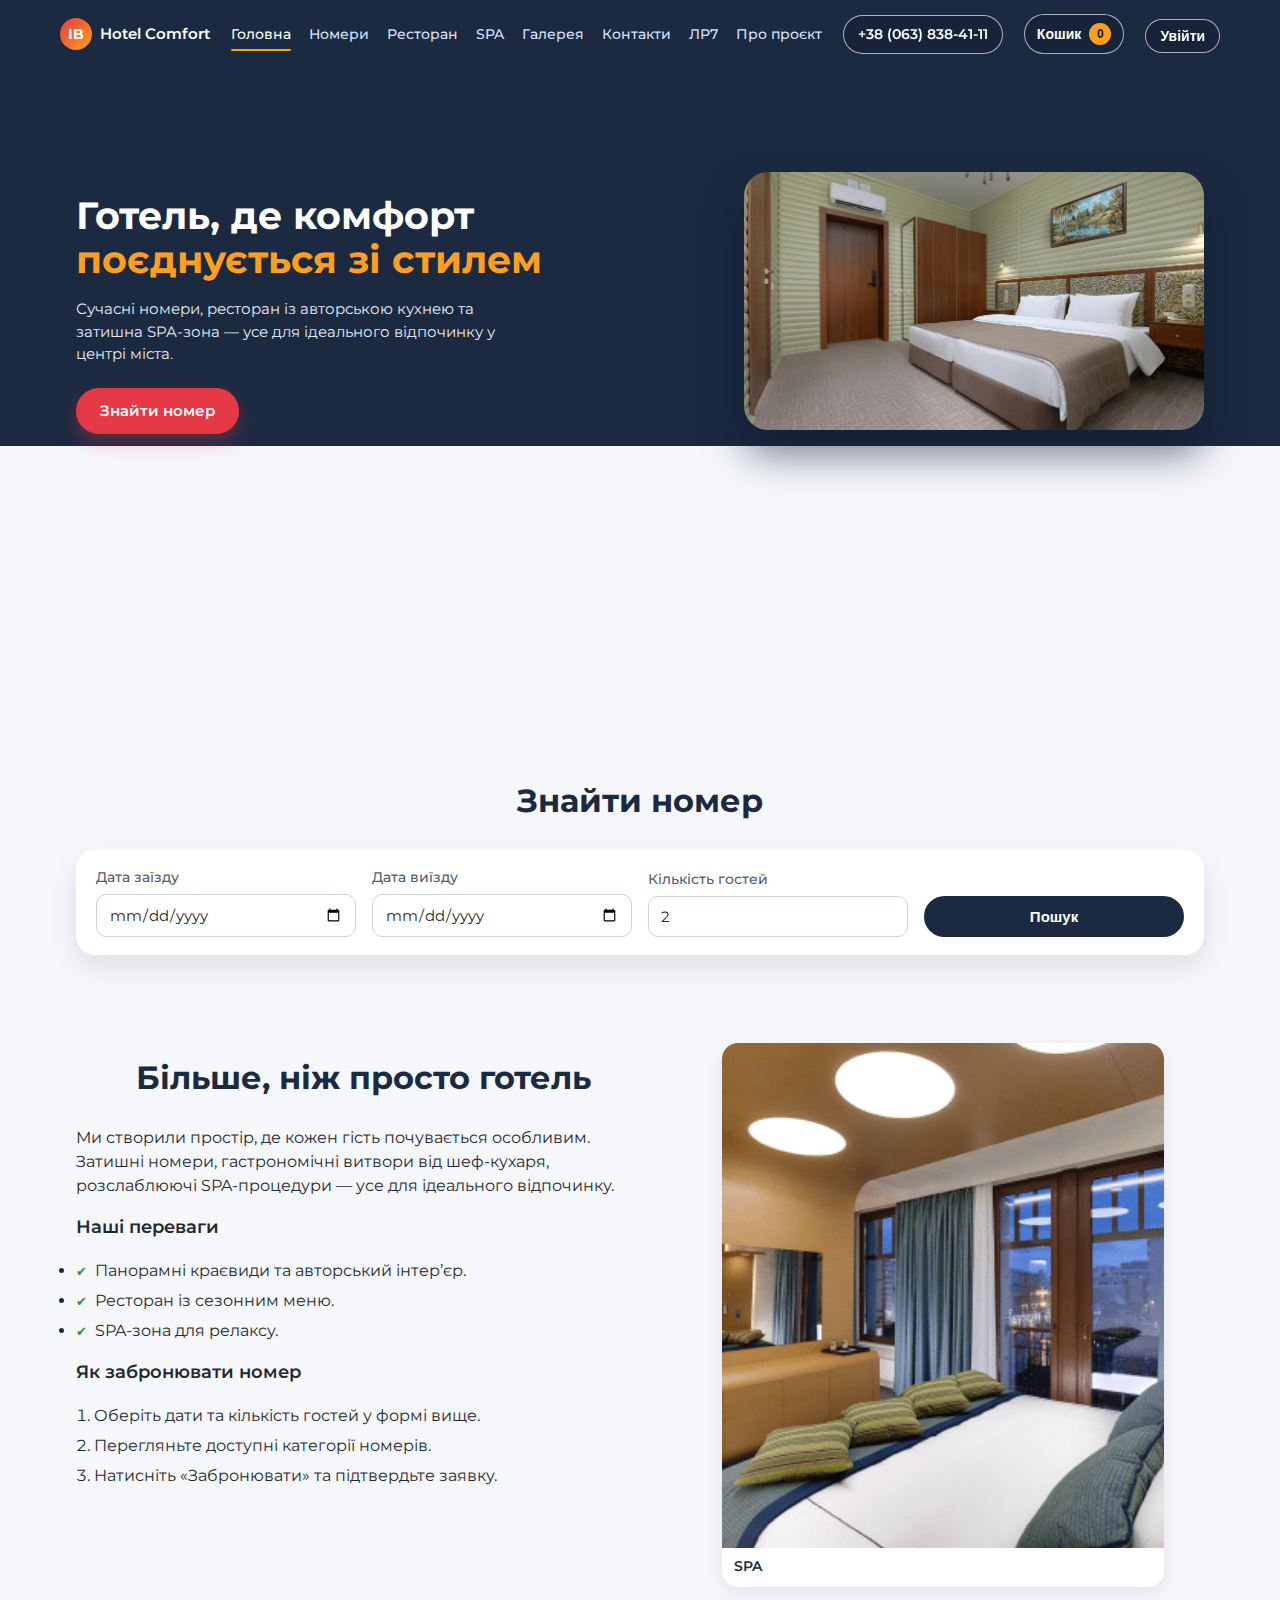
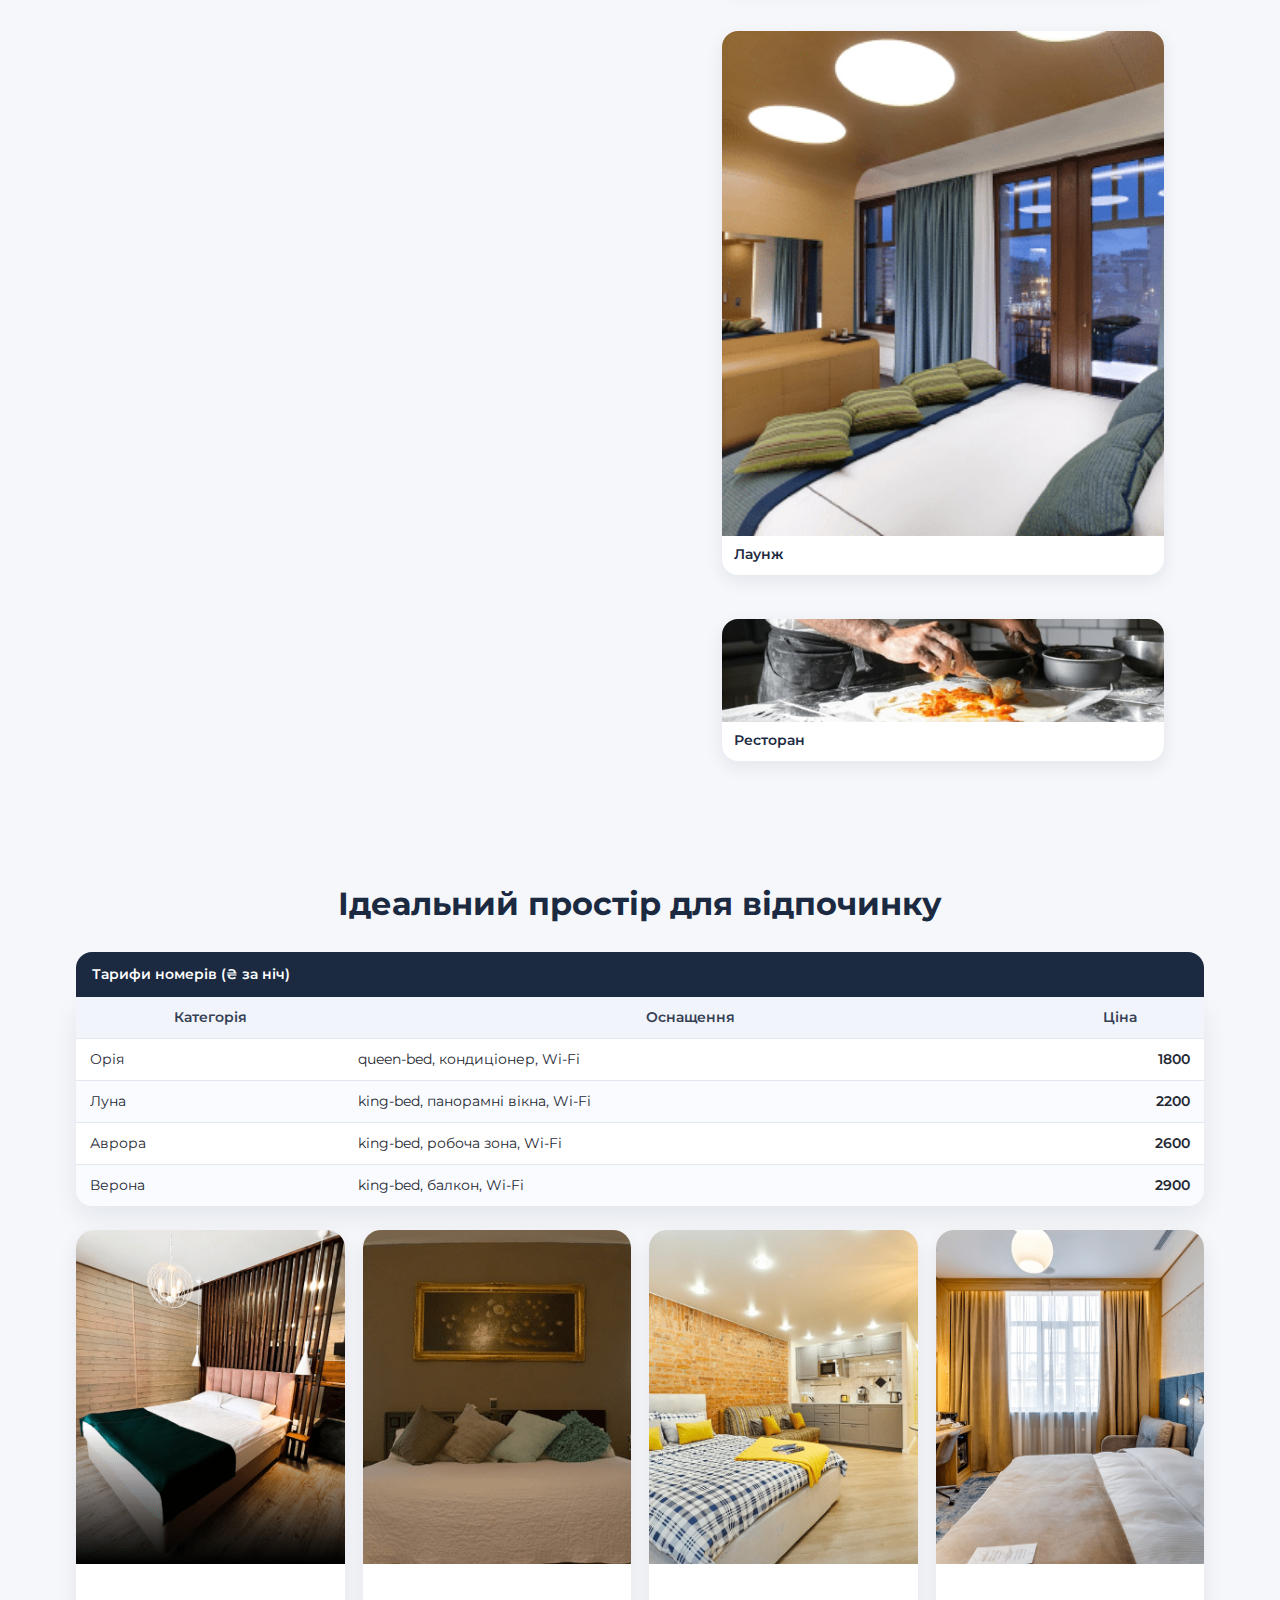
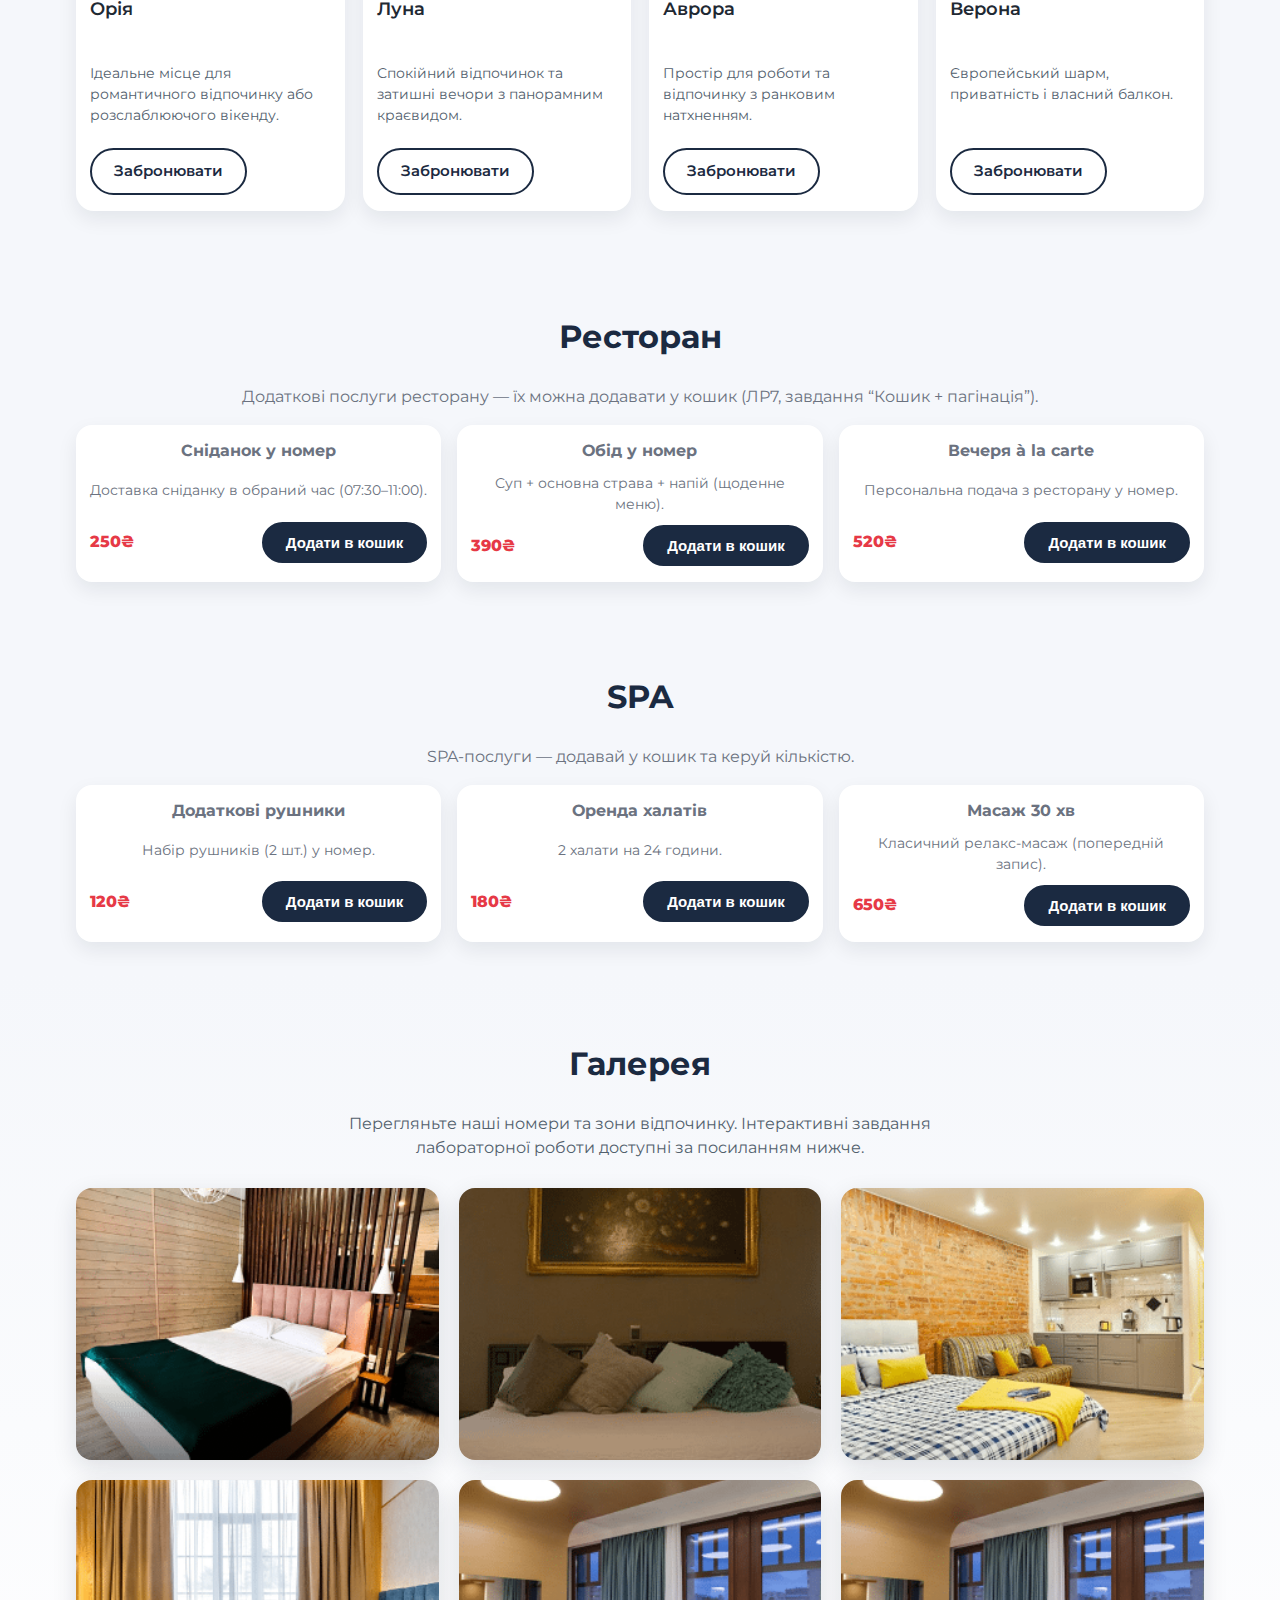
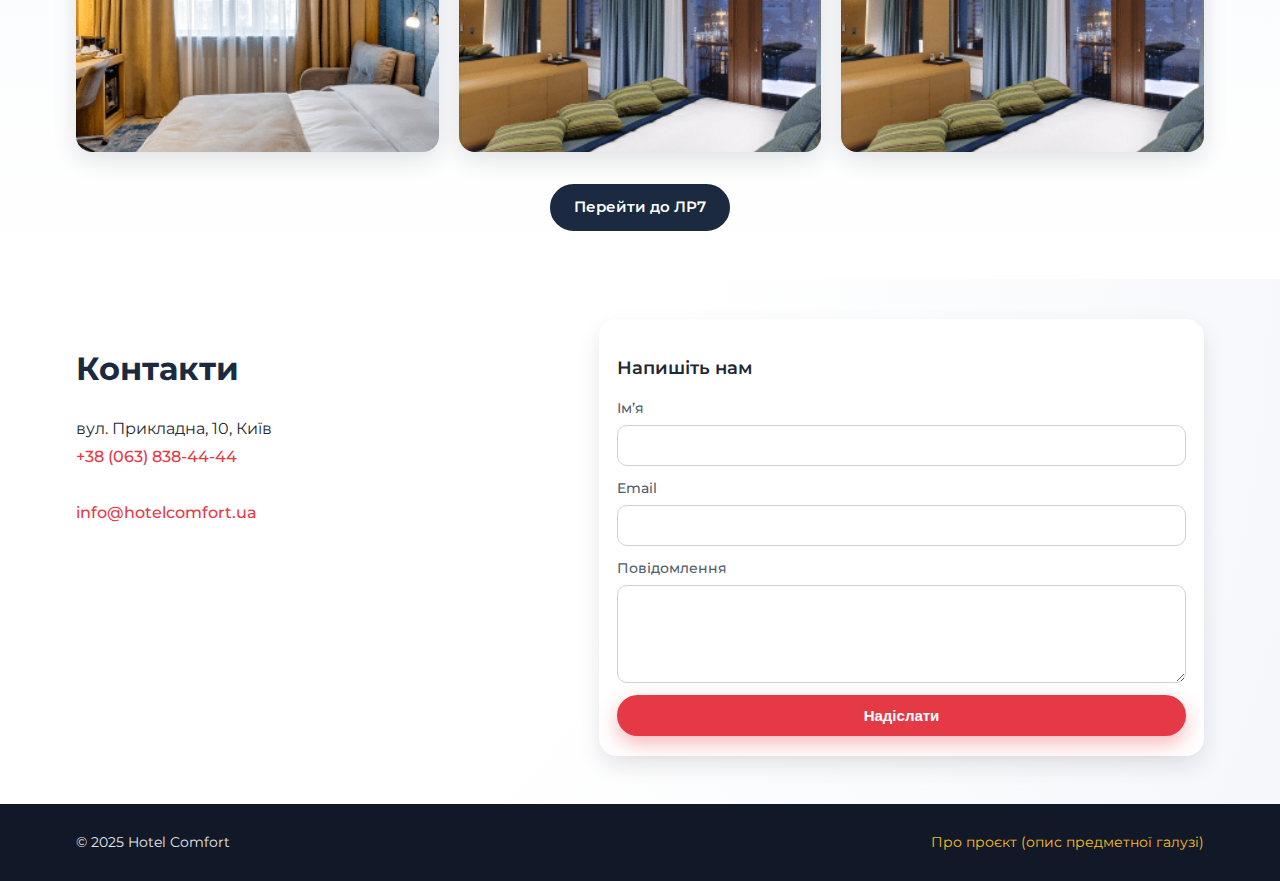
<file: index.html>
<!DOCTYPE html>
<html lang="uk">
<head>
  <meta charset="utf-8" />
  <meta name="viewport" content="width=device-width, initial-scale=1.0" />
  <title>Hotel Comfort — готель, де комфорт поєднується зі стилем</title>

  <link rel="preconnect" href="https://fonts.googleapis.com" />
  <link rel="preconnect" href="https://fonts.gstatic.com" crossorigin />
  <link href="https://fonts.googleapis.com/css2?family=Montserrat:wght@400;500;600;700&display=swap" rel="stylesheet" />

  <link rel="stylesheet" href="css/style.css" />
</head>
<body>
  <header class="header">
    <div class="container header__inner">
      <a href="index.html" class="logo" aria-label="Логотип Hotel Comfort">
        <span class="logo__mark">IB</span>
        <span class="logo__text">Hotel Comfort</span>
      </a>

      <!-- Бургер-меню для мобільної навігації -->
      <button
        class="burger"
        type="button"
        aria-label="Відкрити меню"
        aria-expanded="false"
        aria-controls="main-nav"
      >
        <span class="burger__line"></span>
        <span class="burger__line"></span>
        <span class="burger__line"></span>
      </button>

      <nav class="nav" id="main-nav" aria-label="Головна навігація">
        <ul class="nav__list">
          <li class="nav__item"><a href="#hero" class="nav__link nav__link--current">Головна</a></li>
          <li class="nav__item"><a href="#rooms" class="nav__link">Номери</a></li>
          <li class="nav__item"><a href="#restaurant" class="nav__link">Ресторан</a></li>
          <li class="nav__item"><a href="#spa" class="nav__link">SPA</a></li>
          <li class="nav__item"><a href="#gallery" class="nav__link">Галерея</a></li>
          <li class="nav__item"><a href="#contacts" class="nav__link">Контакти</a></li>
          <li class="nav__item"><a href="pages/lab7.html" class="nav__link">ЛР7</a></li>
          <li class="nav__item"><a href="pages/about.html" class="nav__link">Про проєкт</a></li>
        </ul>
      </nav>

      <a class="header__phone" href="tel:+380638384111">+38 (063) 838-41-11</a>
      <div class="header__auth-group">
        <span class="auth-user" data-auth-user hidden></span>
        <button class="header__auth" type="button" data-auth-btn>Увійти</button>
      </div>
    </div>
  </header>

  <main>
    <!-- HERO -->
    <section id="hero" class="hero">
      <div class="container hero__inner">
        <div class="hero__content">
          <h1 class="hero__title">
            Готель, де комфорт<br />
            <span>поєднується зі стилем</span>
          </h1>
          <p class="hero__subtitle">
            Сучасні номери, ресторан із авторською кухнею та затишна SPA-зона —
            усе для ідеального відпочинку у центрі міста.
          </p>
          <a href="#booking" class="btn btn--primary">Знайти номер</a>
        </div>

        <div class="hero__image-wrapper">
          <img src="public/background.png" alt="Номер готелю з великим ліжком" class="hero__image" />
        </div>
      </div>
    </section>

    <!-- ФОРМА ПОШУКУ/БРОНЮВАННЯ -->
    <section id="booking" class="booking">
      <div class="container">
        <h2 class="section-title">Знайти номер</h2>
        <form id="booking-form" class="booking__form" action="#" method="get">
          <label class="field">
            <span class="field__label">Дата заїзду</span>
            <input type="date" name="checkin" required />
          </label>
          <label class="field">
            <span class="field__label">Дата виїзду</span>
            <input type="date" name="checkout" required />
          </label>
          <label class="field">
            <span class="field__label">Кількість гостей</span>
            <input type="number" name="guests" min="1" step="1" value="2" required />
          </label>
          <button type="submit" class="btn btn--secondary">Пошук</button>
        </form>
      </div>
    </section>

    <!-- ПРО НАС + СПИСКИ -->
    <section id="about" class="about-section">
      <div class="container about-section__inner">
        <div class="about-section__text">
          <h2 class="section-title">Більше, ніж просто готель</h2>
          <p>
            Ми створили простір, де кожен гість почувається особливим.
            Затишні номери, гастрономічні витвори від шеф-кухаря,
            розслаблюючі SPA-процедури — усе для ідеального відпочинку.
          </p>

          <h3 class="about-section__subtitle">Наші переваги</h3>
          <ul class="list list--check">
            <li>Панорамні краєвиди та авторський інтер’єр.</li>
            <li>Ресторан із сезонним меню.</li>
            <li>SPA-зона для релаксу.</li>
          </ul>

          <h3 class="about-section__subtitle">Як забронювати номер</h3>
          <ol class="list list--steps">
            <li>Оберіть дати та кількість гостей у формі вище.</li>
            <li>Перегляньте доступні категорії номерів.</li>
            <li>Натисніть «Забронювати» та підтвердьте заявку.</li>
          </ol>
        </div>

        <div class="about-section__gallery">
          <figure class="about-section__figure">
            <img src="public/screen2-foto1.png" alt="Кухня ресторану" />
            <figcaption>SPA</figcaption>
          </figure>
          <figure class="about-section__figure">
            <img src="public/screen2-foto2.png" alt="Лаунж-зона готелю" />
            <figcaption>Лаунж</figcaption>
          </figure>
          <figure class="about-section__figure">
            <img src="public/cooking.png" alt="Спа-кімната" />
            <figcaption>Ресторан</figcaption>
          </figure>
        </div>
      </div>
    </section>

    <!-- НОМЕРИ + ТАБЛИЦЯ -->
    <section id="rooms" class="rooms">
      <div class="container">
        <h2 class="section-title">Ідеальний простір для відпочинку</h2>

        <div class="rooms__table-wrapper">
          <table class="tariff-table">
            <caption>Тарифи номерів (₴ за ніч)</caption>
            <thead>
              <tr>
                <th>Категорія</th>
                <th>Оснащення</th>
                <th>Ціна</th>
              </tr>
            </thead>
            <tbody>
              <tr>
                <td>Орія</td>
                <td>queen-bed, кондиціонер, Wi-Fi</td>
                <td>1800</td>
              </tr>
              <tr>
                <td>Луна</td>
                <td>king-bed, панорамні вікна, Wi-Fi</td>
                <td>2200</td>
              </tr>
              <tr>
                <td>Аврора</td>
                <td>king-bed, робоча зона, Wi-Fi</td>
                <td>2600</td>
              </tr>
              <tr>
                <td>Верона</td>
                <td>king-bed, балкон, Wi-Fi</td>
                <td>2900</td>
              </tr>
            </tbody>
          </table>
        </div>

        <div class="rooms__grid">
          <article class="room-card">
            <img src="public/Oriya.png" alt="Номер Орія" class="room-card__image" />
            <div class="room-card__body">
              <h3 class="room-card__title">Орія</h3>
              <p class="room-card__text">
                Ідеальне місце для романтичного відпочинку або розслаблюючого вікенду.
              </p>
              <a href="#booking" class="btn btn--ghost" data-room-open>Забронювати</a>
            </div>
          </article>

          <article class="room-card">
            <img src="public/Luna.png" alt="Номер Луна" class="room-card__image" />
            <div class="room-card__body">
              <h3 class="room-card__title">Луна</h3>
              <p class="room-card__text">
                Спокійний відпочинок та затишні вечори з панорамним краєвидом.
              </p>
              <a href="#booking" class="btn btn--ghost" data-room-open>Забронювати</a>
            </div>
          </article>

          <article class="room-card">
            <img src="public/Aurora.png" alt="Номер Аврора" class="room-card__image" />
            <div class="room-card__body">
              <h3 class="room-card__title">Аврора</h3>
              <p class="room-card__text">
                Простір для роботи та відпочинку з ранковим натхненням.
              </p>
              <a href="#booking" class="btn btn--ghost" data-room-open>Забронювати</a>
            </div>
          </article>

          <article class="room-card">
            <img src="public/Verona.png" alt="Номер Верона" class="room-card__image" />
            <div class="room-card__body">
              <h3 class="room-card__title">Верона</h3>
              <p class="room-card__text">
                Європейський шарм, приватність і власний балкон.
              </p>
              <a href="#booking" class="btn btn--ghost" data-room-open>Забронювати</a>
            </div>
          </article>
        </div>
      </div>
    </section>

    <!-- Якорі під меню -->
    <section id="restaurant" class="stub-section">
      <div class="container">
        <h2 class="section-title">Ресторан</h2>
        <p>Додаткові послуги ресторану — їх можна додавати у кошик (ЛР7, завдання “Кошик + пагінація”).</p>
        <div class="services__grid" data-services="restaurant"></div>
      </div>
    </section>

    <section id="spa" class="stub-section">
      <div class="container">
        <h2 class="section-title">SPA</h2>
        <p>SPA-послуги — додавай у кошик та керуй кількістю.</p>
        <div class="services__grid" data-services="spa"></div>
      </div>
    </section>

    <section id="gallery" class="gallery-section">
      <div class="container">
        <h2 class="section-title">Галерея</h2>
        <p class="gallery-section__intro">
          Перегляньте наші номери та зони відпочинку. Інтерактивні завдання лабораторної роботи доступні за посиланням нижче.
        </p>
        <div class="gallery-section__grid">
          <div class="gallery-section__item">
            <img src="public/Oriya.png" alt="Номер Орія" class="gallery-section__image" />
            <div class="gallery-section__overlay">
              <span class="gallery-section__caption">Орія</span>
            </div>
          </div>
          <div class="gallery-section__item">
            <img src="public/Luna.png" alt="Номер Луна" class="gallery-section__image" />
            <div class="gallery-section__overlay">
              <span class="gallery-section__caption">Луна</span>
            </div>
          </div>
          <div class="gallery-section__item">
            <img src="public/Aurora.png" alt="Номер Аврора" class="gallery-section__image" />
            <div class="gallery-section__overlay">
              <span class="gallery-section__caption">Аврора</span>
            </div>
          </div>
          <div class="gallery-section__item">
            <img src="public/Verona.png" alt="Номер Верона" class="gallery-section__image" />
            <div class="gallery-section__overlay">
              <span class="gallery-section__caption">Верона</span>
            </div>
          </div>
          <div class="gallery-section__item">
            <img src="public/screen2-foto1.png" alt="SPA зона" class="gallery-section__image" />
            <div class="gallery-section__overlay">
              <span class="gallery-section__caption">SPA</span>
            </div>
          </div>
          <div class="gallery-section__item">
            <img src="public/screen2-foto2.png" alt="Лаунж зона" class="gallery-section__image" />
            <div class="gallery-section__overlay">
              <span class="gallery-section__caption">Лаунж</span>
            </div>
          </div>
        </div>
        <div class="gallery-section__footer">
          <a class="btn btn--secondary" href="pages/lab7.html">Перейти до ЛР7</a>
        </div>
      </div>
    </section>

    <!-- КОНТАКТИ + ФОРМА -->
    <section id="contacts" class="contacts">
      <div class="container contacts__inner">
        <div class="contacts__info">
          <h2 class="section-title section-title--left">Контакти</h2>
          <address class="contacts__address">
            вул. Прикладна, 10, Київ<br />
            <a href="tel:+380638384111">+38 (063) 838-44-44</a><br />
            <a href="mailto:info@hotelcomfort.ua">info@hotelcomfort.ua</a>
          </address>
        </div>

        <form class="contacts__form" action="#" method="post">
          <h3 class="contacts__form-title">Напишіть нам</h3>
          <label class="field">
            <span class="field__label">Ім’я</span>
            <input type="text" name="name" required />
          </label>
          <label class="field">
            <span class="field__label">Email</span>
            <input type="email" name="email" required />
          </label>
          <label class="field">
            <span class="field__label">Повідомлення</span>
            <textarea name="message" rows="4" required></textarea>
          </label>
          <button type="submit" class="btn btn--primary">Надіслати</button>
        </form>
      </div>
    </section>
  </main>

  <footer class="footer">
    <div class="container footer__inner">
      <p class="footer__copy">© 2025 Hotel Comfort</p>
      <nav aria-label="Сервісні посилання">
        <a href="pages/about.html" class="footer__link">Про проєкт (опис предметної галузі)</a>
      </nav>
    </div>
  </footer>

  <!-- Скрипт для бургер-меню -->
  <script>
    document.addEventListener('DOMContentLoaded', function () {
      const burger = document.querySelector('.burger');
      const header = document.querySelector('.header');
      const navLinks = document.querySelectorAll('.nav__link');

      if (!burger || !header) return;

      burger.addEventListener('click', function () {
        const isOpen = header.classList.toggle('header--menu-open');
        burger.setAttribute('aria-expanded', isOpen ? 'true' : 'false');
      });

      navLinks.forEach(function (link) {
        link.addEventListener('click', function () {
          if (header.classList.contains('header--menu-open')) {
            header.classList.remove('header--menu-open');
            burger.setAttribute('aria-expanded', 'false');
          }
        });
      });
    });
  </script>

  <!-- App modal (used by auth / room details / booking) -->
  <div class="app-modal" id="app-modal" hidden>
    <div class="app-modal__backdrop" data-modal-close></div>
    <div class="app-modal__panel" role="dialog" aria-modal="true" aria-label="Modal">
      <button class="app-modal__close" type="button" data-modal-close aria-label="Close">✕</button>
      <div class="app-modal__content" data-modal-content></div>
    </div>
  </div>

  <!-- App scripts -->
  <script src="pages/0-modal.js" defer></script>
  <script src="pages/0-auth.js" defer></script>
  <script src="pages/0-main.js" defer></script>

  <!-- ЛР7: кошик + пагінація (requires auth) -->
  <script src="pages/0-cart.js" defer></script>
</body>
</html>
</file>
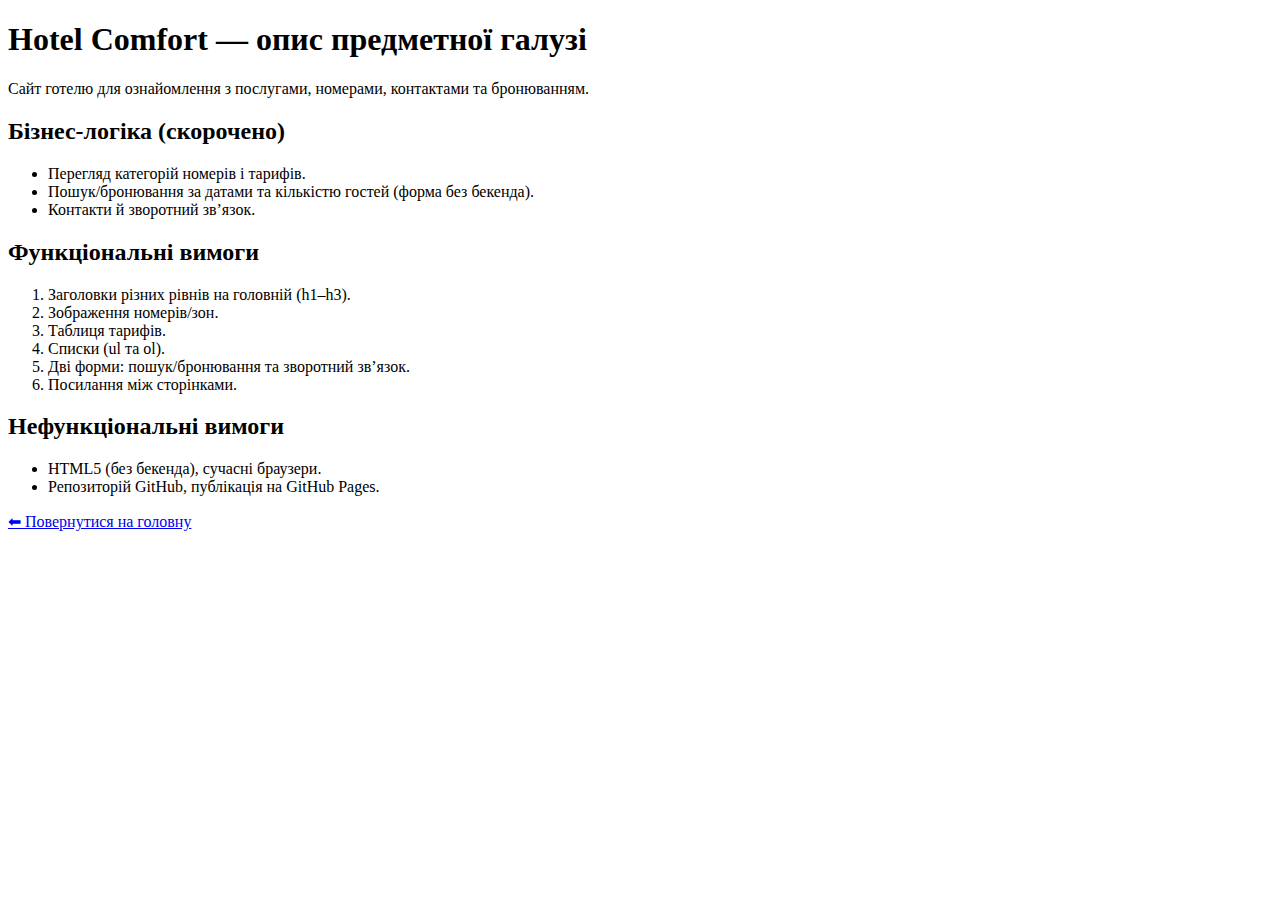
<file: about.html>
<!DOCTYPE html>
<html lang="uk">
<head>
  <meta charset="utf-8" />
  <title>Про проєкт — Hotel Comfort</title>
  <meta name="viewport" content="width=device-width, initial-scale=1.0" />
</head>
<body>
  <h1>Hotel Comfort — опис предметної галузі</h1>
  <p>Сайт готелю для ознайомлення з послугами, номерами, контактами та бронюванням.</p>

  <h2>Бізнес-логіка (скорочено)</h2>
  <ul>
    <li>Перегляд категорій номерів і тарифів.</li>
    <li>Пошук/бронювання за датами та кількістю гостей (форма без бекенда).</li>
    <li>Контакти й зворотний зв’язок.</li>
  </ul>

  <h2>Функціональні вимоги</h2>
  <ol>
    <li>Заголовки різних рівнів на головній (h1–h3).</li>
    <li>Зображення номерів/зон.</li>
    <li>Таблиця тарифів.</li>
    <li>Списки (ul та ol).</li>
    <li>Дві форми: пошук/бронювання та зворотний зв’язок.</li>
    <li>Посилання між сторінками.</li>
  </ol>

  <h2>Нефункціональні вимоги</h2>
  <ul>
    <li>HTML5 (без бекенда), сучасні браузери.</li>
    <li>Репозиторій GitHub, публікація на GitHub Pages.</li>
  </ul>

  <p><a href="index.html">⬅ Повернутися на головну</a></p>
</body>
</html>
</file>
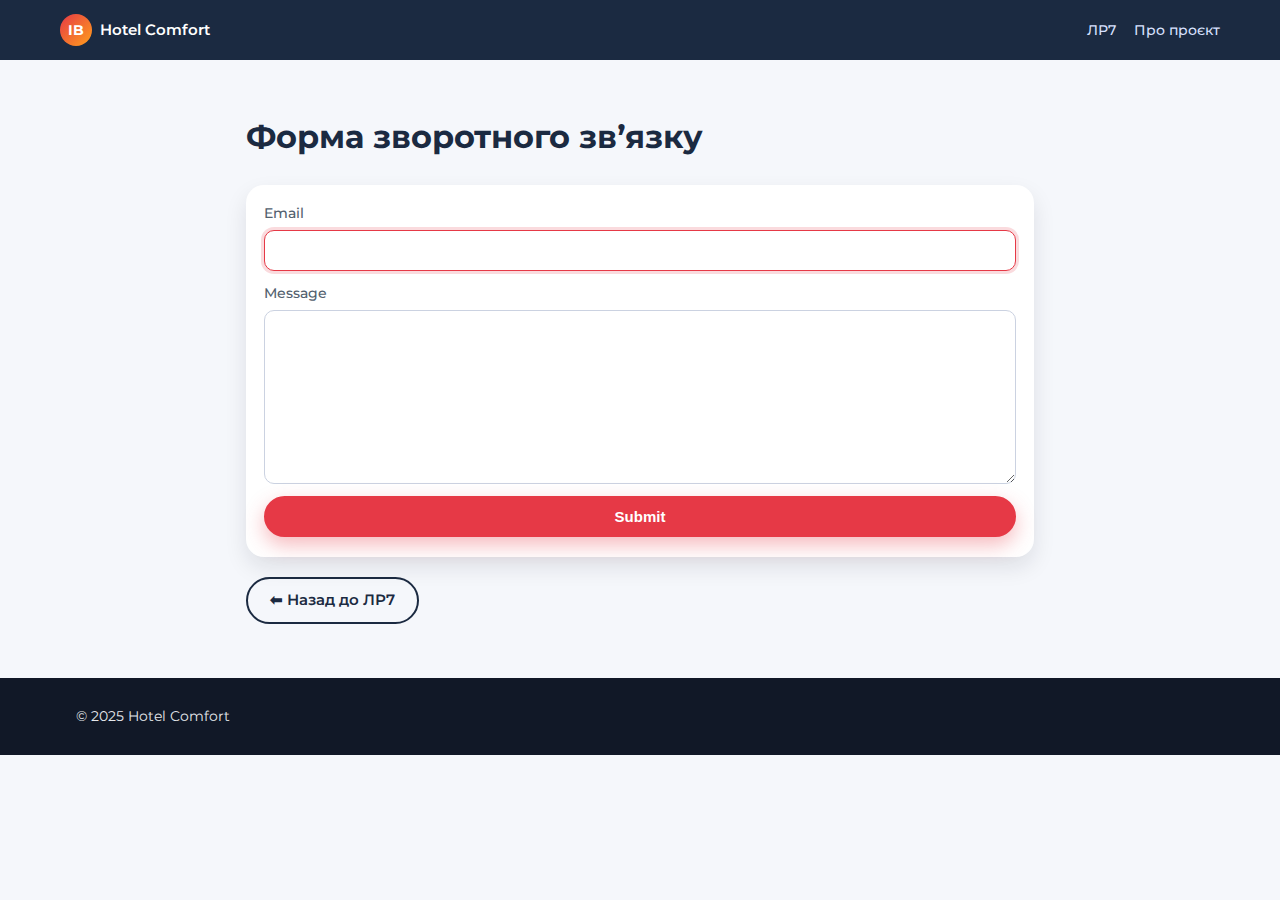
<file: pages/2-form.html>
<!DOCTYPE html>
<html lang="uk">
<head>
  <meta charset="utf-8" />
  <meta name="viewport" content="width=device-width, initial-scale=1.0" />
  <title>ЛР7 — Форма (localStorage)</title>

  <link rel="preconnect" href="https://fonts.googleapis.com" />
  <link rel="preconnect" href="https://fonts.gstatic.com" crossorigin />
  <link href="https://fonts.googleapis.com/css2?family=Montserrat:wght@400;500;600;700&display=swap" rel="stylesheet" />

  <link rel="stylesheet" href="../css/style.css" />
</head>
<body class="about-page">
  <header class="header header--compact">
    <div class="container header__inner">
      <a href="../index.html" class="logo" aria-label="Повернутися на головну Hotel Comfort">
        <span class="logo__mark">IB</span>
        <span class="logo__text">Hotel Comfort</span>
      </a>

      <nav class="nav" aria-label="Навігація лабораторної роботи">
        <ul class="nav__list">
          <li class="nav__item"><a href="lab7.html" class="nav__link">ЛР7</a></li>
          <li class="nav__item"><a href="about.html" class="nav__link">Про проєкт</a></li>
        </ul>
      </nav>
    </div>
  </header>

  <main class="about-project">
    <div class="container about-project__inner">
      <article class="about-project__content">
        <h1 class="section-title section-title--left">Форма зворотного звʼязку</h1>

        <form class="contacts__form feedback-form" autocomplete="off">
          <label class="field">
            <span class="field__label">Email</span>
            <input type="email" name="email" autofocus />
          </label>
          <label class="field">
            <span class="field__label">Message</span>
            <textarea name="message" rows="8"></textarea>
          </label>
          <button class="btn btn--primary" type="submit">Submit</button>
        </form>

        <p class="about-project__back">
          <a href="lab7.html" class="btn btn--ghost">⬅ Назад до ЛР7</a>
        </p>
      </article>
    </div>
  </main>

  <footer class="footer footer--simple">
    <div class="container footer__inner">
      <p class="footer__copy">© 2025 Hotel Comfort</p>
    </div>
  </footer>

  <script src="2-form.js" defer></script>
</body>
</html>
</file>
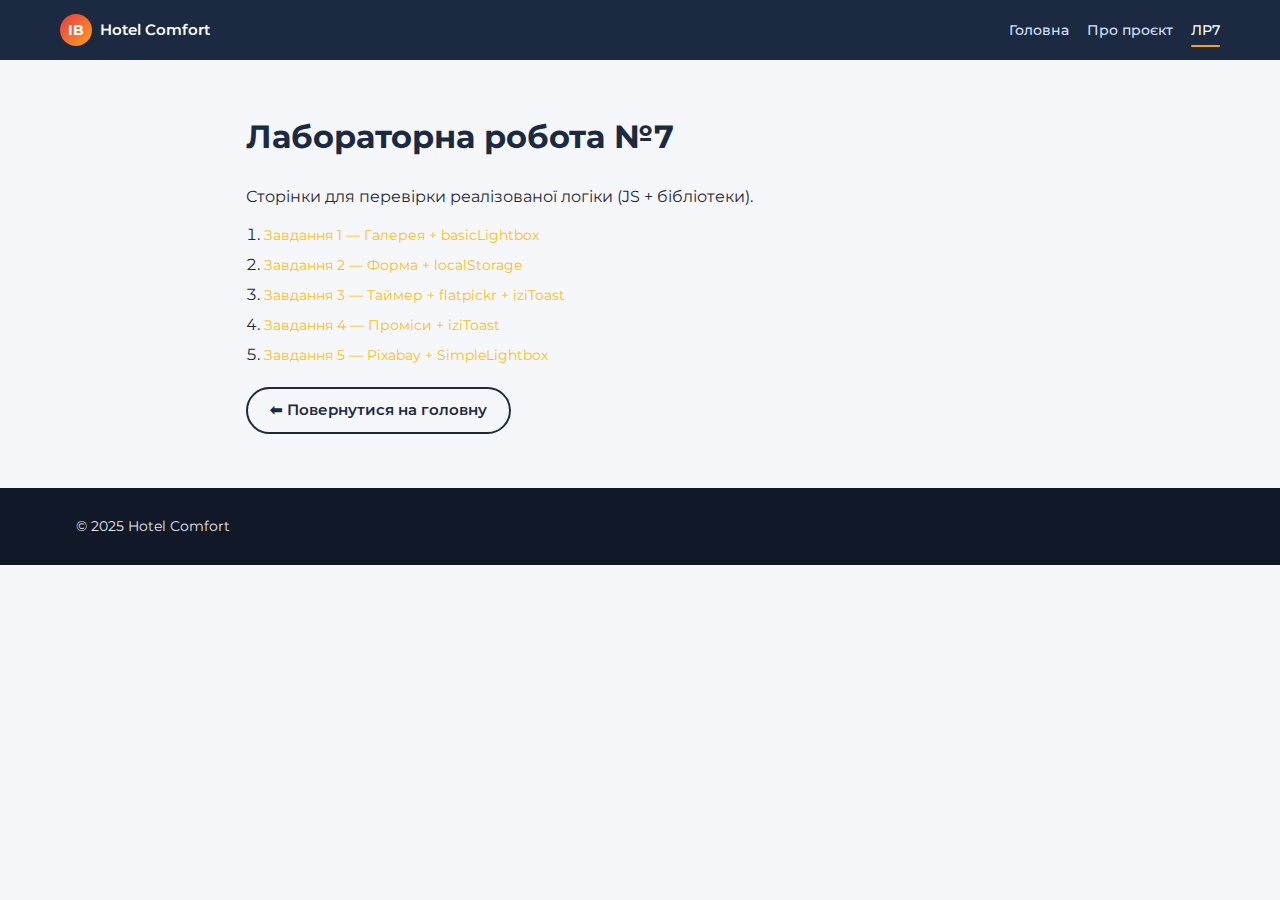
<file: pages/lab7.html>
<!DOCTYPE html>
<html lang="uk">
<head>
  <meta charset="utf-8" />
  <meta name="viewport" content="width=device-width, initial-scale=1.0" />
  <title>Лабораторна №7 — Hotel Comfort</title>

  <link rel="preconnect" href="https://fonts.googleapis.com" />
  <link rel="preconnect" href="https://fonts.gstatic.com" crossorigin />
  <link href="https://fonts.googleapis.com/css2?family=Montserrat:wght@400;500;600;700&display=swap" rel="stylesheet" />

  <link rel="stylesheet" href="../css/style.css" />
</head>
<body class="about-page">
  <header class="header header--compact">
    <div class="container header__inner">
      <a href="../index.html" class="logo" aria-label="Повернутися на головну Hotel Comfort">
        <span class="logo__mark">IB</span>
        <span class="logo__text">Hotel Comfort</span>
      </a>

      <nav class="nav" aria-label="Навігація лабораторної роботи">
        <ul class="nav__list">
          <li class="nav__item"><a href="../index.html" class="nav__link">Головна</a></li>
          <li class="nav__item"><a href="about.html" class="nav__link">Про проєкт</a></li>
          <li class="nav__item"><a href="lab7.html" class="nav__link nav__link--current">ЛР7</a></li>
        </ul>
      </nav>
    </div>
  </header>

  <main class="about-project">
    <div class="container about-project__inner">
      <article class="about-project__content">
        <h1 class="section-title section-title--left">Лабораторна робота №7</h1>
        <p>Сторінки для перевірки реалізованої логіки (JS + бібліотеки).</p>

        <ol class="list list--steps">
          <li><a class="footer__link" href="1-gallery.html">Завдання 1 — Галерея + basicLightbox</a></li>
          <li><a class="footer__link" href="2-form.html">Завдання 2 — Форма + localStorage</a></li>
          <li><a class="footer__link" href="1-timer.html">Завдання 3 — Таймер + flatpickr + iziToast</a></li>
          <li><a class="footer__link" href="2-snackbar.html">Завдання 4 — Проміси + iziToast</a></li>
          <li><a class="footer__link" href="5-pixabay.html">Завдання 5 — Pixabay + SimpleLightbox</a></li>
        </ol>

        <p class="about-project__back">
          <a href="../index.html" class="btn btn--ghost">⬅ Повернутися на головну</a>
        </p>
      </article>
    </div>
  </main>

  <footer class="footer footer--simple">
    <div class="container footer__inner">
      <p class="footer__copy">© 2025 Hotel Comfort</p>
    </div>
  </footer>
</body>
</html>
</file>
<file: css/style.css>
/* ---------------- БАЗОВИЙ RESET ---------------- */

*,
*::before,
*::after {
  box-sizing: border-box;
}

html,
body {
  margin: 0;
  padding: 0;
}

body {
  font-family: "Montserrat", sans-serif;
  font-size: 16px;
  font-weight: 400;
  line-height: 1.5;
  color: #1f2933;
  background-color: #f5f7fb;
}

/* --------- ТЕГИ --------- */

a {
  color: inherit;
  text-decoration: none;
}

a:hover {
  text-decoration: none;
}

img {
  max-width: 100%;
  height: auto;
  display: block;
}

ul,
ol {
  padding-left: 0;
  margin: 0;
}

/* ---------------- УТИЛІТИ ---------------- */

.container {
  max-width: 72.5rem; /* 1160px -> rem */
  margin: 0 auto;
  padding: 0 1rem;
}

.section-title {
  font-size: 2rem; /* 32px -> rem */
  font-weight: 700;
  text-align: center;
  margin-bottom: 1.5rem; /* 24px -> rem */
  color: #1b2a41;
}

.section-title--left {
  text-align: left;
}

/* Кнопки */

.btn {
  display: inline-flex;
  align-items: center;
  justify-content: center;
  padding: 0.625rem 1.375rem;
  border-radius: 999px;
  border: 2px solid transparent;
  font-weight: 600;
  font-size: 0.9375rem;
  cursor: pointer;
  transition: transform 0.15s ease, box-shadow 0.15s ease,
    background-color 0.15s ease, color 0.15s ease, border-color 0.15s ease;
}

.btn--primary {
  background-color: #e63946;
  color: #ffffff;
  border-color: #e63946;
  box-shadow: 0 0.5rem 1.25rem rgba(230, 57, 70, 0.35);
}

.btn--primary:hover {
  transform: translateY(-0.0625rem);
  box-shadow: 0 0.75rem 1.625rem rgba(230, 57, 70, 0.4);
}

.btn--secondary {
  background-color: #1b2a41;
  color: #ffffff;
  border-color: #1b2a41;
}

.btn--secondary:hover {
  background-color: #152033;
}

.btn--ghost {
  background-color: transparent;
  color: #1b2a41;
  border-color: #1b2a41;
}

.btn--ghost:hover {
  background-color: #1b2a41;
  color: #ffffff;
}

/* Поля форми */

.field {
  display: flex;
  flex-direction: column;
  gap: 0.375rem;
}

.field__label {
  font-size: 0.875rem;
  font-weight: 500;
  color: #52606d;
}

input,
textarea {
  font-family: inherit;
  font-size: 0.9375rem;
  padding: 0.625rem 0.75rem;
  border-radius: 0.625rem;
  border: 1px solid #cbd2e1;
  background-color: #ffffff;
  color: #1f2933;
}

/* селектор атрибуту для ЛР2 */
input[type="date"] {
  cursor: pointer;
}

input:focus,
textarea:focus {
  outline: none;
  border-color: #e63946;
  box-shadow: 0 0 0 0.1875rem rgba(230, 57, 70, 0.18);
}

/* Списки */

.list {
  margin-top: 0.5rem;
  margin-bottom: 1rem;
}

.list li + li {
  /* суміжний селектор (інші селектори для ЛР2) */
  margin-top: 0.375rem;
}

.list--check li::before {
  content: "✔";
  display: inline-block;
  margin-right: 0.5rem;
  font-size: 0.8125rem;
  color: #2b9348;
}

.list--steps {
  padding-left: 1.125rem;
}

.list--steps li {
  list-style: decimal;
}

.list--dash li::before {
  content: "— ";
}

/* ---------------- ШАПКА ---------------- */

header {
  /* селектор тегу для ЛР2 */
  background-color: #1b2a41;
  color: #ffffff;
}

.header {
  position: sticky;
  top: 0;
  z-index: 100;
}

.header--compact {
  position: static;
}

.header__inner {
  display: flex;
  align-items: center;
  justify-content: space-between;
  padding: 0.875rem 0;
}

/* Лого */

.logo {
  display: inline-flex;
  align-items: center;
  gap: 0.5rem;
}

.logo__mark {
  width: 2rem;
  height: 2rem;
  border-radius: 50%;
  background: linear-gradient(135deg, #e63946, #ff9f1c);
  display: inline-flex;
  align-items: center;
  justify-content: center;
  color: #ffffff;
  font-weight: 700;
  font-size: 0.875rem;
}

.logo__text {
  font-weight: 600;
  font-size: 0.9375rem;
}

/* Навігація */

.nav {
  font-size: 0.875rem;
}

#main-nav {
  /* селектор id для ЛР2 */
}

.nav__list {
  display: flex;
  align-items: center;
  gap: 1.125rem;
  list-style: none;
  padding: 0;
  margin: 0;
}

.nav__item {
  list-style: none;
}

.nav__link {
  position: relative;
  padding: 0.25rem 0;
  font-weight: 500;
  color: #d8e1ff;
  transition: color 0.15s ease;
}

.nav__link::after {
  content: "";
  position: absolute;
  left: 0;
  bottom: -0.25rem;
  width: 0;
  height: 0.125rem;
  border-radius: 999px;
  background-color: #ff9f1c;
  transition: width 0.2s ease;
}

.nav__link:hover {
  color: #ffffff;
}

.nav__link:hover::after {
  width: 100%;
}

.nav__link--current {
  color: #ffffff;
}

.nav__link--current::after {
  width: 100%;
}

/* Телефон у шапці */

.header__phone {
  font-weight: 600;
  font-size: 0.875rem;
  padding: 0.5rem 0.875rem;
  border-radius: 999px;
  border: 1px solid rgba(255, 255, 255, 0.65);
  background-color: rgba(15, 23, 42, 0.35);
  backdrop-filter: blur(4px);
  transition: background-color 0.15s ease, transform 0.15s ease;
}

.header__phone:hover {
  background-color: rgba(15, 23, 42, 0.7);
  transform: translateY(-0.0625rem);
}

.header__auth {
  font-weight: 600;
  font-size: 0.875rem;
  padding: 0.5rem 0.875rem;
  border-radius: 999px;
  border: 1px solid rgba(255, 255, 255, 0.65);
  background-color: rgba(15, 23, 42, 0.35);
  backdrop-filter: blur(4px);
  transition: background-color 0.15s ease, transform 0.15s ease;
  color: #ffffff;
  cursor: pointer;
}

.header__auth:hover {
  background-color: rgba(15, 23, 42, 0.7);
  transform: translateY(-0.0625rem);
}

.header__auth-group {
  display: flex;
  flex-direction: column;
  align-items: flex-end;
  gap: 0.25rem;
}

.auth-user {
  font-size: 0.8125rem;
  font-weight: 600;
  color: #d8e1ff;
  display: block;
  white-space: nowrap;
}

/* Бургер-меню */

.burger {
  display: none;
  align-items: center;
  justify-content: center;
  flex-direction: column;
  gap: 0.3125rem;
  width: 2.5rem;
  height: 2rem;
  padding: 0;
  background: transparent;
  border-radius: 999px;
  border: 1px solid rgba(248, 250, 252, 0.4);
  cursor: pointer;
}

.burger__line {
  width: 1.125rem;
  height: 0.125rem;
  border-radius: 999px;
  background-color: #e5e7eb;
  transition: transform 0.2s ease, opacity 0.2s ease;
}

/* ---------------- HERO ---------------- */

.hero {
  padding: 6.25rem 0 17.8rem; /* 100px / 285px -> rem */
  background: linear-gradient(
    180deg,
    #1b2a41 0,
    #1b2a41 58%,
    #f5f7fb 58%,
    #f5f7fb 100%
  );
  color: #ffffff;
}

.hero__inner {
  display: grid;
  grid-template-columns: minmax(0, 1.1fr) minmax(0, 1fr);
  align-items: center;
  gap: 2.5rem;
}

.hero__title {
  font-size: clamp(2.2rem, 3vw, 2.6rem); /* rem + vw */
  font-weight: 700;
  line-height: 1.15;
  margin-bottom: 1rem;
}

.hero__title span {
  color: #ff9f1c;
}

.hero__subtitle {
  font-size: 0.9375rem;
  max-width: 26.875rem;
  margin-bottom: 1.375rem;
  color: #e5e9f5;
}

.hero__image-wrapper {
  justify-self: end;
  max-width: 28.75rem;
  border-radius: 1.5rem;
  overflow: hidden;
  box-shadow: 0 1.5rem 2.5rem rgba(15, 23, 42, 0.55);
}

.hero__image {
  width: 100%;
  height: auto;
  display: block;
}

/* ---------------- BOOKING ---------------- */

.booking {
  padding: 2rem 0 2.5rem;
}

.booking__form {
  display: grid;
  grid-template-columns: repeat(4, minmax(0, 1fr));
  gap: 1rem;
  align-items: flex-end;
  background-color: #ffffff;
  border-radius: 1.25rem;
  padding: 1.125rem 1.25rem;
  box-shadow: 0 0.75rem 1.75rem rgba(15, 23, 42, 0.1);
}

.booking__form .btn {
  margin-top: 1.375rem;
}

/* ---------------- ABOUT SECTION ---------------- */

.about-section {
  padding: 2rem 0 2.5rem;
}

.about-section__inner {
  display: grid;
  grid-template-columns: minmax(0, 1.1fr) minmax(0, 1fr);
  gap: 2rem;
  align-items: flex-start;
}

.about-section__text p {
  margin-bottom: 1rem;
}

.about-section__subtitle {
  font-size: 1.125rem;
  font-weight: 600;
  margin-top: 0.625rem;
}

.about-section__gallery {
  display: grid;
  grid-template-columns: 1fr;
  gap: 0.75rem;
}

.about-section__figure {
  background-color: #ffffff;
  border-radius: 1rem;
  overflow: hidden;
  box-shadow: 0 0.375rem 1.125rem rgba(15, 23, 42, 0.08);
  transition: transform 0.2s ease, box-shadow 0.2s ease; /* hover-анімація */
}

.about-section__figure:hover {
  transform: translateY(-0.1875rem);
  box-shadow: 0 0.625rem 1.5rem rgba(15, 23, 42, 0.16);
}

.about-section__figure img {
  width: 100%;
  height: auto;
}

.about-section__figure figcaption {
  padding: 0.5rem 0.75rem 0.625rem;
  font-size: 0.875rem;
  font-weight: 600;
  color: #1b2a41;
}

/* ---------------- ROOMS ---------------- */

.rooms {
  padding: 2.25rem 0 2.75rem;
}

.rooms__table-wrapper {
  margin-bottom: 1.5rem;
}

/* таблиця тарифів */

.tariff-table {
  width: 100%;
  border-collapse: collapse;
  background-color: #ffffff;
  border-radius: 1rem;
  overflow: hidden;
  box-shadow: 0 0.625rem 1.625rem rgba(15, 23, 42, 0.08);
  font-size: 0.875rem;
}

.tariff-table caption {
  text-align: left;
  font-weight: 600;
  padding: 0.75rem 1rem;
  background-color: #1b2a41;
  color: #ffffff;
}

.tariff-table th,
.tariff-table td {
  padding: 0.625rem 0.875rem;
  border-bottom: 1px solid #e1e7f0;
}

.tariff-table thead {
  background-color: #f1f4fb;
}

.tariff-table th {
  font-weight: 600;
  color: #344055;
}

.tariff-table tbody tr:last-child td {
  border-bottom: none;
}

.tariff-table tbody tr:nth-child(even) {
  background-color: #f9fbff;
}

.tariff-table td:last-child {
  text-align: right;
  font-weight: 600;
}

/* картки номерів */

.rooms__grid {
  display: grid;
  grid-template-columns: repeat(4, minmax(0, 1fr));
  gap: 1.125rem;
}

.room-card {
  background-color: #ffffff;
  border-radius: 1.125rem;
  overflow: hidden;
  box-shadow: 0 0.5rem 1.25rem rgba(15, 23, 42, 0.08);
  display: flex;
  flex-direction: column;
  transition: transform 0.2s ease, box-shadow 0.2s ease; /* hover-анімація */
}

.room-card:hover {
  transform: translateY(-0.25rem);
  box-shadow: 0 0.875rem 1.875rem rgba(15, 23, 42, 0.16);
}

.room-card__image {
  width: 100%;
  height: auto;
}

.room-card__body {
  padding: 0.875rem 0.875rem 1rem;
  display: flex;
  flex-direction: column;
  gap: 0.5rem;
  flex: 1;
}

.room-card__title {
  font-size: 1.125rem;
  font-weight: 600;
}

.room-card__text {
  font-size: 0.875rem;
  color: #52606d;
}

.room-card .btn {
  align-self: flex-start;
  margin-top: auto;
}

/* ---------------- СЕКЦІЇ-ЗАГЛУШКИ ---------------- */

.stub-section {
  padding: 2rem 0;
}

.stub-section p {
  text-align: center;
  color: #6b7280;
}

/* ---------------- CONTACTS ---------------- */

.contacts {
  padding: 2.5rem 0 3rem;
  background: radial-gradient(
    circle at top left,
    #ffffff 0,
    #ffffff 50%,
    #f5f7fb 100%
  );
}

.contacts__inner {
  display: grid;
  grid-template-columns: minmax(0, 0.9fr) minmax(0, 1.1fr);
  gap: 1.75rem;
  align-items: flex-start;
}

.contacts__address {
  font-style: normal;
  margin-top: 0.75rem;
  display: flex;
  flex-direction: column;
  gap: 0.25rem;
}

/* дочірній селектор для ЛР2 */
.contacts__address a {
  color: #e63946;
  font-weight: 500;
}

.contacts__address a:hover {
  text-decoration: underline;
}

.contacts__form {
  background-color: #ffffff;
  border-radius: 1.125rem;
  padding: 1.125rem 1.125rem 1.25rem;
  box-shadow: 0 0.625rem 1.375rem rgba(15, 23, 42, 0.1);
  display: grid;
  gap: 0.75rem;
}

.contacts__form-title {
  font-size: 1.125rem;
  font-weight: 600;
  margin-bottom: 0.25rem;
}

/* ---------------- ABOUT PAGE ---------------- */

.about-page {
  background-color: #f5f7fb;
}

.about-project {
  padding: 2rem 0 2.5rem;
}

.about-project__inner {
  max-width: 51.25rem;
}

.about-project__content p {
  margin-bottom: 0.875rem;
}

.about-project__subtitle {
  margin-top: 1.125rem;
  font-size: 1.25rem;
  font-weight: 600;
}

.about-project__back {
  margin-top: 1.25rem;
}

/* ---------------- FOOTER ---------------- */

.footer {
  background-color: #111827;
  color: #e5e7eb;
  padding: 0.875rem 0;
}

.footer--simple {
  margin-top: 0;
}

.footer__inner {
  display: flex;
  align-items: center;
  justify-content: space-between;
  gap: 1rem;
}

.footer__copy {
  font-size: 0.875rem;
}

.footer__link {
  font-size: 0.875rem;
  color: #fbbf24;
}

.footer__link:hover {
  text-decoration: underline;
}

/* ---------------- АДАПТИВ ---------------- */

@media (max-width: 900px) {
  .hero__inner,
  .about-section__inner,
  .contacts__inner,
  .rooms__grid {
    grid-template-columns: 1fr;
  }

  .hero {
    background: #1b2a41;
  }

  .hero__image-wrapper {
    max-width: 100%;
    margin-top: 1.125rem;
    justify-self: stretch;
  }

  .booking__form {
    grid-template-columns: 1fr 1fr;
  }

  .rooms__grid {
    grid-template-columns: repeat(2, minmax(0, 1fr));
  }

  /* мобільна шапка + бургер */

  .header__inner {
    position: relative;
    gap: 0.625rem;
  }

  .burger {
    display: inline-flex;
  }

  .nav {
    position: absolute;
    inset-inline: 0;
    top: 100%;
    background-color: #111827;
    padding: 0.75rem 1rem 1rem;
    max-height: 0;
    overflow: hidden;
    opacity: 0;
    transform: translateY(-0.5rem);
    pointer-events: none;
    transition: max-height 0.25s ease, opacity 0.25s ease, transform 0.25s ease;
  }

  .nav__list {
    flex-direction: column;
    align-items: flex-start;
    gap: 0.625rem;
  }

  .header__phone {
    font-size: 0.8125rem;
    padding: 0.375rem 0.75rem;
  }

  .header--menu-open .nav {
    max-height: 25rem;
    opacity: 1;
    transform: translateY(0);
    pointer-events: auto;
  }

  .header--menu-open .burger__line:nth-child(1) {
    transform: translateY(0.4375rem) rotate(45deg);
  }

  .header--menu-open .burger__line:nth-child(2) {
    opacity: 0;
  }

  .header--menu-open .burger__line:nth-child(3) {
    transform: translateY(-0.4375rem) rotate(-45deg);
  }
}

@media (max-width: 640px) {
  .booking__form {
    grid-template-columns: 1fr;
  }

  .rooms__grid {
    grid-template-columns: 1fr;
  }

  .contacts__inner {
    grid-template-columns: 1fr;
  }

  .footer__inner {
    flex-direction: column;
    align-items: flex-start;
  }
}

/* ---------------- ЛР7: GALLERY / SEARCH / LOADER ---------------- */

.gallery {
  list-style: none;
  display: flex;
  flex-wrap: wrap;
  gap: 16px;
  margin: 0;
  padding: 0;
}

.gallery__item {
  width: calc((100% - 32px) / 3);
  background-color: #ffffff;
  border-radius: 12px;
  overflow: hidden;
  box-shadow: 0 8px 20px rgba(15, 23, 42, 0.08);
}

.gallery__link {
  display: block;
}

.gallery__image {
  display: block;
  width: 100%;
  height: 220px;
  object-fit: cover;
}

.info {
  display: grid;
  grid-template-columns: repeat(4, minmax(0, 1fr));
  gap: 8px;
  padding: 10px 12px 12px;
  border-top: 1px solid #eef2f7;
}

.info__item {
  margin: 0;
  font-size: 12px;
  color: #52606d;
  display: grid;
  gap: 2px;
}

.info__item b {
  font-size: 12px;
  color: #1b2a41;
}

.loader {
  width: 48px;
  height: 48px;
  border-radius: 50%;
  border: 6px solid rgba(82, 96, 109, 0.25);
  border-top-color: #e63946;
  margin: 16px auto;
  animation: lr7-spin 0.9s linear infinite;
}

@keyframes lr7-spin {
  to {
    transform: rotate(360deg);
  }
}

@media (max-width: 900px) {
  .gallery__item {
    width: calc((100% - 16px) / 2);
  }
}

@media (max-width: 640px) {
  .gallery__item {
    width: 100%;
  }
  .info {
    grid-template-columns: repeat(2, minmax(0, 1fr));
  }
}

/* ---------------- ЛР7: CART ---------------- */

.cart-button {
  display: inline-flex;
  align-items: center;
  gap: 8px;
  padding: 8px 12px;
  border-radius: 999px;
  border: 1px solid rgba(255, 255, 255, 0.65);
  background-color: rgba(15, 23, 42, 0.35);
  color: #ffffff;
  cursor: pointer;
  font-weight: 600;
  font-size: 14px;
  transition: background-color 0.15s ease, transform 0.15s ease;
}

.cart-button:hover {
  background-color: rgba(15, 23, 42, 0.7);
  transform: translateY(-0.0625rem);
}

.cart-badge {
  min-width: 22px;
  height: 22px;
  padding: 0 7px;
  display: inline-flex;
  align-items: center;
  justify-content: center;
  border-radius: 999px;
  background-color: #ff9f1c;
  color: #111827;
  font-size: 12px;
  font-weight: 700;
}

.cart-overlay {
  position: fixed;
  inset: 0;
  background: rgba(15, 23, 42, 0.55);
  display: flex;
  align-items: flex-start;
  justify-content: flex-end;
  padding: 16px;
  z-index: 999;
}

.cart-overlay[hidden] {
  display: none !important;
}

.cart-panel {
  width: min(420px, 100%);
  background: #ffffff;
  border-radius: 16px;
  box-shadow: 0 20px 60px rgba(15, 23, 42, 0.35);
  overflow: hidden;
}

.cart-panel__header {
  display: flex;
  align-items: center;
  justify-content: space-between;
  padding: 14px 16px;
  background: #1b2a41;
  color: #ffffff;
}

.cart-panel__title {
  font-weight: 700;
}

.cart-panel__close {
  width: 34px;
  height: 34px;
  border-radius: 10px;
  border: 1px solid rgba(255, 255, 255, 0.25);
  background: rgba(255, 255, 255, 0.08);
  color: #ffffff;
  cursor: pointer;
}

.cart-panel__body {
  padding: 14px 16px;
}

.cart-empty {
  color: #52606d;
  font-weight: 500;
}

.cart-list {
  list-style: none;
  margin: 0;
  padding: 0;
  display: grid;
  gap: 10px;
}

.cart-item {
  border: 1px solid #eef2f7;
  border-radius: 12px;
  padding: 10px 12px;
  display: grid;
  gap: 10px;
}

.cart-item__main {
  display: flex;
  align-items: baseline;
  justify-content: space-between;
  gap: 10px;
}

.cart-item__name {
  font-weight: 700;
  color: #1b2a41;
}

.cart-item__price {
  font-weight: 700;
  color: #e63946;
  white-space: nowrap;
}

.cart-item__controls {
  display: flex;
  align-items: center;
  gap: 8px;
  flex-wrap: wrap;
}

.cart-qty-btn {
  width: 32px;
  height: 32px;
  border-radius: 10px;
  border: 1px solid #cbd2e1;
  background: #ffffff;
  cursor: pointer;
  font-weight: 700;
}

.cart-qty {
  min-width: 18px;
  text-align: center;
  font-weight: 700;
}

.cart-remove {
  margin-left: auto;
  border: 1px solid #cbd2e1;
  background: #ffffff;
  border-radius: 10px;
  padding: 6px 10px;
  cursor: pointer;
  font-weight: 600;
}

.cart-panel__footer {
  padding: 12px 16px 16px;
  border-top: 1px solid #eef2f7;
  display: grid;
  gap: 10px;
}

.cart-total {
  display: flex;
  align-items: baseline;
  justify-content: space-between;
  color: #1b2a41;
}

.cart-pagination {
  display: flex;
  align-items: center;
  justify-content: space-between;
  gap: 10px;
}

.cart-page-btn {
  padding: 6px 10px;
}

.cart-page {
  font-weight: 700;
  color: #52606d;
}

.cart-clear {
  width: 100%;
}

.room-card__add {
  margin-top: 10px;
}

/* ---------------- ЛР7: SERVICES (for cart items) ---------------- */

.services__grid {
  display: grid;
  grid-template-columns: repeat(3, minmax(0, 1fr));
  gap: 16px;
  margin-top: 16px;
}

.service-card {
  background: #ffffff;
  border-radius: 16px;
  padding: 14px 14px 16px;
  box-shadow: 0 8px 20px rgba(15, 23, 42, 0.08);
  display: grid;
  gap: 10px;
}

.service-card__title {
  font-weight: 700;
  color: #1b2a41;
  margin: 0;
}

.service-card__text {
  margin: 0;
  color: #52606d;
  font-size: 14px;
}

.service-card__footer {
  display: flex;
  align-items: center;
  justify-content: space-between;
  gap: 12px;
  flex-wrap: wrap;
}

.service-card__price {
  font-weight: 800;
  color: #e63946;
  white-space: nowrap;
}

@media (max-width: 900px) {
  .services__grid {
    grid-template-columns: repeat(2, minmax(0, 1fr));
  }
}

@media (max-width: 640px) {
  .services__grid {
    grid-template-columns: 1fr;
  }
}

/* ---------------- APP MODAL ---------------- */

.app-modal {
  position: fixed;
  inset: 0;
  z-index: 1000;
  display: grid;
  place-items: center;
  padding: 16px;
}

.app-modal[hidden] {
  display: none !important;
}

.app-modal__backdrop {
  position: absolute;
  inset: 0;
  background: rgba(15, 23, 42, 0.6);
}

.app-modal__panel {
  position: relative;
  width: min(680px, 100%);
  max-height: min(82vh, 760px);
  overflow: auto;
  background: #ffffff;
  border-radius: 18px;
  box-shadow: 0 20px 60px rgba(15, 23, 42, 0.35);
  padding: 18px 18px 16px;
}

.app-modal__close {
  position: absolute;
  top: 12px;
  right: 12px;
  width: 38px;
  height: 38px;
  border-radius: 12px;
  border: 1px solid #e1e7f0;
  background: #ffffff;
  cursor: pointer;
  font-weight: 700;
}

.app-modal__content {
  padding-top: 8px;
}

.auth-form {
  display: grid;
  gap: 12px;
  max-width: 520px;
}

.auth-form__title {
  margin: 0 0 6px;
  font-size: 1.5rem;
  font-weight: 800;
  color: #1b2a41;
}

.auth-form__hint {
  margin: 0 0 8px;
  color: #52606d;
}

.auth-form__actions {
  display: flex;
  gap: 10px;
  flex-wrap: wrap;
}

.room-modal {
  display: grid;
  grid-template-columns: minmax(0, 1fr) minmax(0, 1fr);
  gap: 16px;
  align-items: start;
}

.room-modal img {
  border-radius: 14px;
  width: 100%;
  height: auto;
}

.room-modal__title {
  margin: 0 0 6px;
  font-weight: 800;
  color: #1b2a41;
}

.room-modal__text {
  margin: 0 0 12px;
  color: #52606d;
}

@media (max-width: 900px) {
  .room-modal {
    grid-template-columns: 1fr;
  }
}

/* ---------------- GALLERY SECTION (Main Page) ---------------- */

.gallery-section {
  padding: 2.5rem 0 3rem;
  background: linear-gradient(180deg, #f5f7fb 0%, #ffffff 100%);
}

.gallery-section__intro {
  text-align: center;
  max-width: 640px;
  margin: 0 auto 1.75rem;
  color: #52606d;
}

.gallery-section__grid {
  display: grid;
  grid-template-columns: repeat(3, minmax(0, 1fr));
  gap: 1.25rem;
  margin-bottom: 2rem;
}

.gallery-section__item {
  position: relative;
  border-radius: 16px;
  overflow: hidden;
  aspect-ratio: 4 / 3;
  box-shadow: 0 8px 24px rgba(15, 23, 42, 0.12);
  transition: transform 0.25s ease, box-shadow 0.25s ease;
  cursor: pointer;
}

.gallery-section__item:hover {
  transform: translateY(-4px);
  box-shadow: 0 12px 32px rgba(15, 23, 42, 0.2);
}

.gallery-section__image {
  width: 100%;
  height: 100%;
  object-fit: cover;
  display: block;
}

.gallery-section__overlay {
  position: absolute;
  inset: 0;
  background: linear-gradient(to top, rgba(15, 23, 42, 0.75) 0%, transparent 60%);
  display: flex;
  align-items: flex-end;
  padding: 1rem;
  opacity: 0;
  transition: opacity 0.25s ease;
}

.gallery-section__item:hover .gallery-section__overlay {
  opacity: 1;
}

.gallery-section__caption {
  color: #ffffff;
  font-weight: 700;
  font-size: 1.125rem;
}

.gallery-section__footer {
  text-align: center;
}

@media (max-width: 900px) {
  .gallery-section__grid {
    grid-template-columns: repeat(2, minmax(0, 1fr));
    gap: 1rem;
  }
}

@media (max-width: 640px) {
  .gallery-section__grid {
    grid-template-columns: 1fr;
  }
}
</file>
